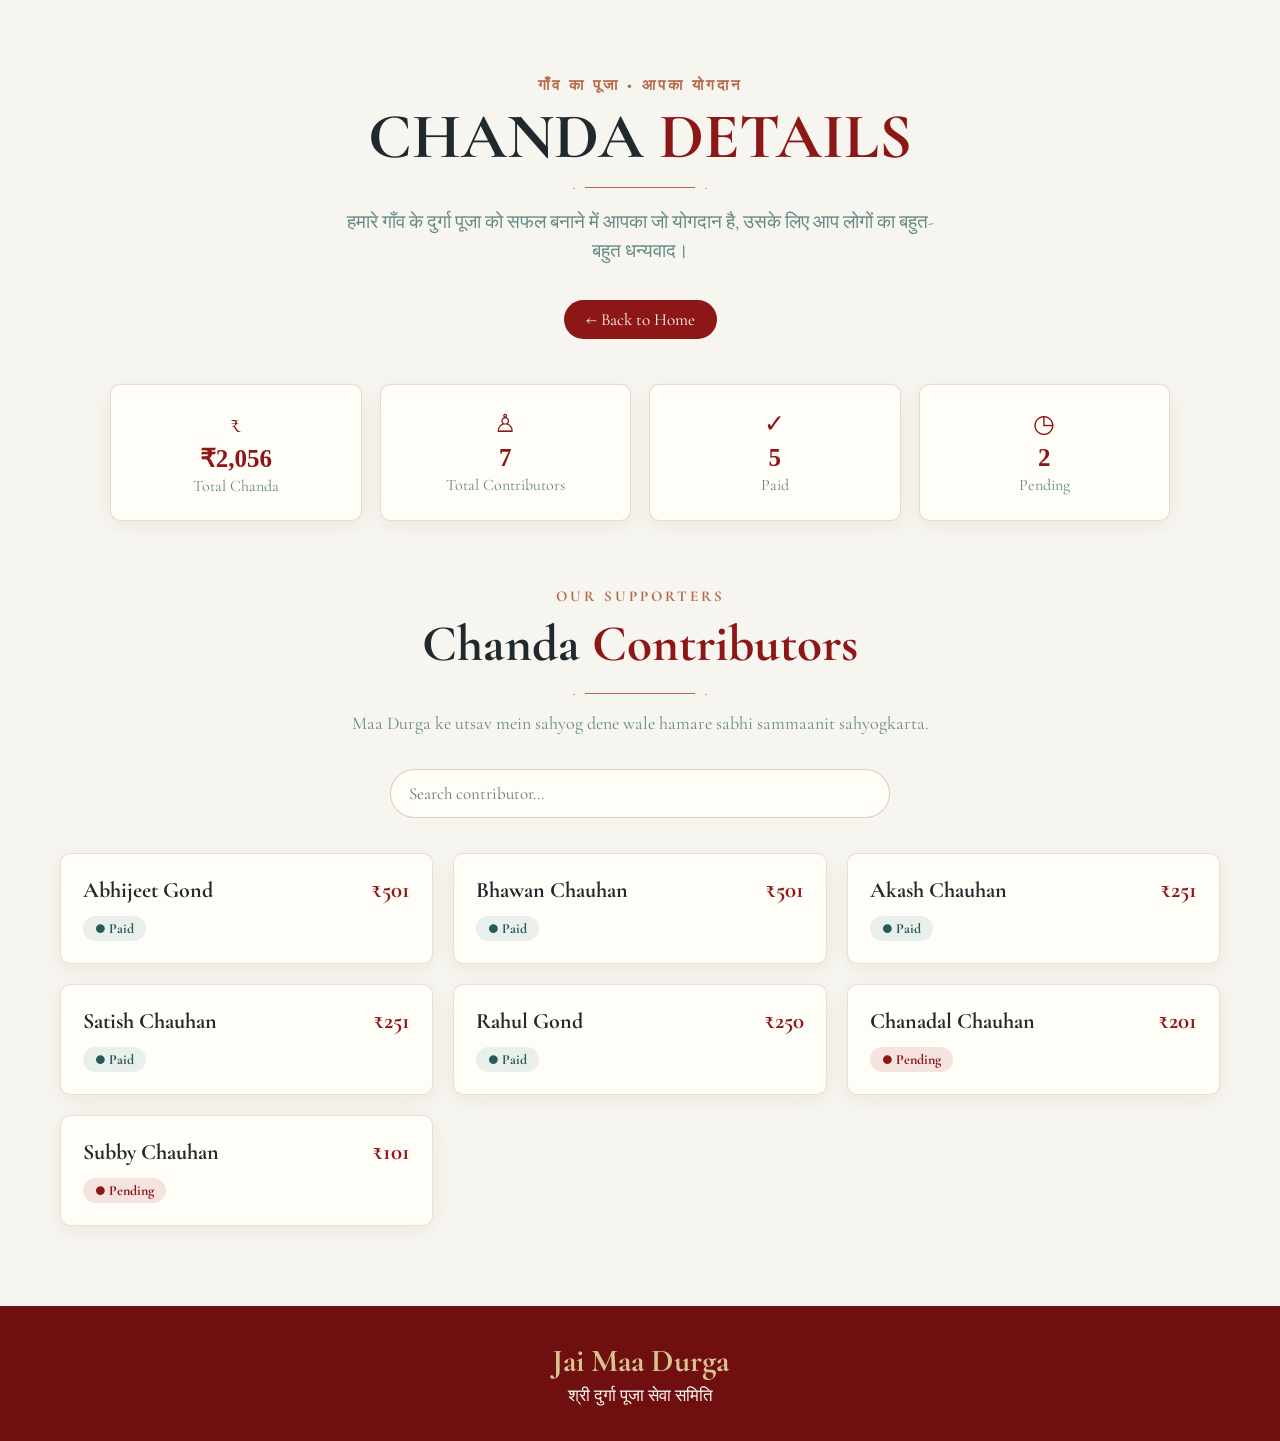
<file: chanda.html>
<!DOCTYPE html>
<html lang="en">

<head>

    <meta charset="UTF-8">

    <meta name="viewport" content="width=device-width, initial-scale=1.0">

    <title>Chanda Details | Shree Shree Durga Puja</title>

    <link rel="stylesheet" href="chanda.css">
     <link rel="stylesheet" media="screen and (max-width:1140px)"
            href="reponsiveChanda.css" type="text/css">

    <link
        href="https://fonts.googleapis.com/css2?family=Cormorant+Garamond:wght@500;600;700&display=swap"
        rel="stylesheet"
    >

</head>


<body>


    <main>

        <!-- =========================
             HERO
        ========================== -->

        <section class="chanda-hero">

            <span class="chanda-small-title">
                 गाँव का पूजा • आपका योगदान 
            </span>

            <h1>
                CHANDA <span>DETAILS</span>
            </h1>

            <div class="chanda-line"></div>

            <p>
               हमारे गाँव के दुर्गा पूजा को सफल बनाने में आपका जो योगदान है,
                उसके लिए आप लोगों का बहुत-बहुत धन्यवाद।
            </p>

            <a href="index.html" class="back-btn">
                ← Back to Home
            </a>

        </section>


        <!-- =========================
             SUMMARY
        ========================== -->

        <section class="chanda-summary">

            <div class="summary-card">

                <span>₹</span>

                <h2 id="totalAmount">
                    ₹0
                </h2>

                <p>
                    Total Chanda
                </p>

            </div>


            <div class="summary-card">

                <span>♙</span>

                <h2 id="totalMembers">
                    0
                </h2>

                <p>
                    Total Contributors
                </p>

            </div>


            <div class="summary-card">

                <span>✓</span>

                <h2 id="paidMembers">
                    0
                </h2>

                <p>
                    Paid
                </p>

            </div>


            <div class="summary-card">

                <span>◷</span>

                <h2 id="pendingMembers">
                    0
                </h2>

                <p>
                    Pending
                </p>

            </div>

        </section>


        <!-- =========================
             CONTRIBUTORS
        ========================== -->

        <section class="contributors-section">


            <div class="section-heading">

                <span>
                    OUR SUPPORTERS
                </span>

                <h2>
                    Chanda <strong>Contributors</strong>
                </h2>

                <div class="chanda-line"></div>

                <p>
                    Maa Durga ke utsav mein sahyog dene wale hamare
                    sabhi sammaanit sahyogkarta.
                </p>

            </div>


            <!-- SEARCH -->

            <div class="chanda-tools">

                <input
                    type="search"
                    id="searchContributor"
                    placeholder="Search contributor..."
                >

            </div>


            <!-- CARDS JS SE AAYENGE -->

            <div
                id="contributorsGrid"
                class="contributors-grid"
            ></div>


            <p
                id="noResult"
                class="no-result"
            >
                Koi contributor nahi mila.
            </p>


        </section>

    </main>


    <!-- =========================
         FOOTER
    ========================== -->

    <footer class="chanda-footer">

        <h2>
            Jai Maa Durga
        </h2>

        <p>
            श्री दुर्गा पूजा सेवा समिति 
        </p>

    </footer>


    <script src="chanda.js"></script>

</body>

</html>
</file>
<file: chanda.css>
/* =========================
   CHANDA PAGE
========================= */

* {
    box-sizing: border-box;
}

body {
    margin: 0;

    background: #F7F5EF;

    color: #202A2E;

    font-family: "Cormorant Garamond", serif;
}


/* =========================
   HERO
========================= */

.chanda-hero {
    text-align: center;

    max-width: 800px;

    margin: auto;

    padding: 75px 20px 45px;
}


.chanda-small-title {
    color: #B66A4C;

    font-size: 15px;

    font-weight: 700;

    letter-spacing: 3px;
}


.chanda-hero h1 {
    margin: 10px 0;

    color: #202A2E;

    font-size: clamp(42px, 5vw, 65px);

    line-height: 1;
}


.chanda-hero h1 span {
    color: #8D1717;
}


.chanda-hero p {
    max-width: 600px;

    margin: 20px auto;

    color: #668A86;

    font-size: 19px;

    line-height: 1.5;
}


/* =========================
   DECORATIVE LINE
========================= */

.chanda-line {
    position: relative;

    width: 110px;

    height: 1px;

    margin: 18px auto;

    background: #B66A4C;
}


.chanda-line::before,
.chanda-line::after {
    content: "◆";

    position: absolute;

    top: 50%;

    transform: translateY(-50%);

    color: #B66A4C;

    font-size: 7px;
}


.chanda-line::before {
    left: -12px;
}


.chanda-line::after {
    right: -12px;
}


/* =========================
   BACK BUTTON
========================= */

.back-btn {
    display: inline-block;

    margin-top: 15px;

    padding: 9px 22px;

    color: #FFFDF8;

    background: #8D1717;

    border-radius: 25px;

    text-decoration: none;

    font-size: 17px;

    transition:
        background .25s ease,
        transform .25s ease;
}


.back-btn:hover {
    background: #6F0F0F;

    transform: translateY(-2px);
}


/* =========================
   SUMMARY
========================= */

.chanda-summary {
    max-width: 1100px;

    margin: 0 auto 65px;

    padding: 0 20px;

    display: grid;

    grid-template-columns: repeat(4, 1fr);

    gap: 18px;
}


.summary-card {
    text-align: center;

    padding: 24px 15px;

    background: #FFFDF8;

    border: 1px solid rgba(182, 106, 76, .25);

    border-radius: 10px;

    box-shadow: 0 5px 20px rgba(60, 30, 10, .06);
}


.summary-card > span {
    display: block;

    color: #8D1717;

    font-size: 25px;
}


.summary-card h2 {
    margin: 5px 0 0;

    color: #8D1717;

    font-size: 25px;

    font-family: normal;
}


.summary-card p {
    margin: 3px 0 0;

    color: #668A86;

    font-size: 16px;
}


/* =========================
   CONTRIBUTORS SECTION
========================= */

.contributors-section {
    max-width: 1200px;

    margin: auto;

    padding: 0 20px 80px;
}


.section-heading {
    text-align: center;
}


.section-heading > span {
    color: #B66A4C;

    font-size: 15px;

    font-weight: 700;

    letter-spacing: 3px;
}


.section-heading h2 {
    margin: 7px 0;

    color: #202A2E;

    font-size: clamp(38px, 4vw, 52px);
}


.section-heading h2 strong {
    color: #8D1717;
}


.section-heading p {
    max-width: 600px;

    margin: auto;

    color: #668A86;

    font-size: 18px;
}


/* =========================
   SEARCH
========================= */

.chanda-tools {
    display: flex;

    justify-content: center;

    margin: 35px 0;
}


.chanda-tools input {
    width: min(500px, 100%);

    padding: 13px 18px;

    border: 1px solid rgba(182, 106, 76, .35);

    border-radius: 30px;

    outline: none;

    background: #FFFDF8;

    color: #202A2E;

    font-family: "Cormorant Garamond", serif;

    font-size: 17px;

    transition: .25s ease;
}


.chanda-tools input:focus {
    border-color: #8D1717;

    box-shadow: 0 0 0 3px rgba(141, 23, 23, .08);
}


/* =========================
   CONTRIBUTORS GRID
========================= */

.contributors-grid {
    display: grid;

    grid-template-columns: repeat(3, 1fr);

    gap: 20px;
}


/* =========================
   CONTRIBUTOR CARD
========================= */

.contributor-card {
    padding: 22px;

    background: #FFFDF8;

    border: 1px solid rgba(182, 106, 76, .22);

    border-radius: 10px;

    box-shadow: 0 5px 20px rgba(60, 30, 10, .06);

    transition:
        transform .25s ease,
        box-shadow .25s ease;
}


.contributor-card:hover {
    transform: translateY(-5px);

    box-shadow: 0 12px 28px rgba(60, 30, 10, .12);
}


.contributor-top {
    display: flex;

    align-items: center;

    justify-content: space-between;

    gap: 15px;
}


.contributor-name {
    margin: 0;

    color: #202A2E;

    font-size: 22px;

    font-weight: 700;
}


.contributor-amount {
    color: #8D1717;

    font-size: 23px;

    font-weight: 700;

    white-space: nowrap;
}


.contributor-status {
    display: inline-block;

    margin-top: 12px;

    padding: 4px 12px;

    border-radius: 20px;

    font-size: 14px;

    font-weight: 700;
}


.status-paid {
    color: #285B58;

    background: #E9EFEB;
}


.status-pending {
    color: #8D1717;

    background: #F5E3DF;
}


/* =========================
   NO RESULT
========================= */

.no-result {
    display: none;

    text-align: center;

    margin-top: 30px;

    color: #668A86;

    font-size: 18px;
}


/* =========================
   FOOTER
========================= */

.chanda-footer {
    text-align: center;

    padding: 35px 20px;

    background: #6F0F0F;

    color: #FFFDF8;
}


.chanda-footer h2 {
    margin: 0;

    color: #D8C28F;

    font-size: 32px;
}


.chanda-footer p {
    margin: 5px 0 0;

    font-size: 17px;
}
</file>
<file: reponsiveChanda.css>
/* =========================
   CHANDA MOBILE
========================= */

.chanda-hero {
    padding: 50px 18px 35px;
}


.chanda-hero h1 {
    font-size: 42px;
}



.chanda-hero p {
    font-size: 17px;
}


.chanda-summary {
    grid-template-columns: 1fr 1fr;

    gap: 12px;

    padding: 0 15px;
}


.summary-card {
    padding: 20px 10px;
}


.summary-card h2 {
    font-size: 20px;
}


.summary-card p {
    font-size: 15px;
}


.contributors-section {
    padding-left: 15px;
    padding-right: 15px;
}


.section-heading h2 {
    font-size: 38px;
}


.section-heading p {
    font-size: 17px;
}


.contributors-grid {
    grid-template-columns: 1fr;

    gap: 15px;
}


.contributor-card {
    padding: 18px;
}


.contributor-name {
    font-size: 20px;
}


.contributor-amount {
    font-size: 21px;
}


.chanda-footer {
    padding: 30px 15px;
}
</file>
